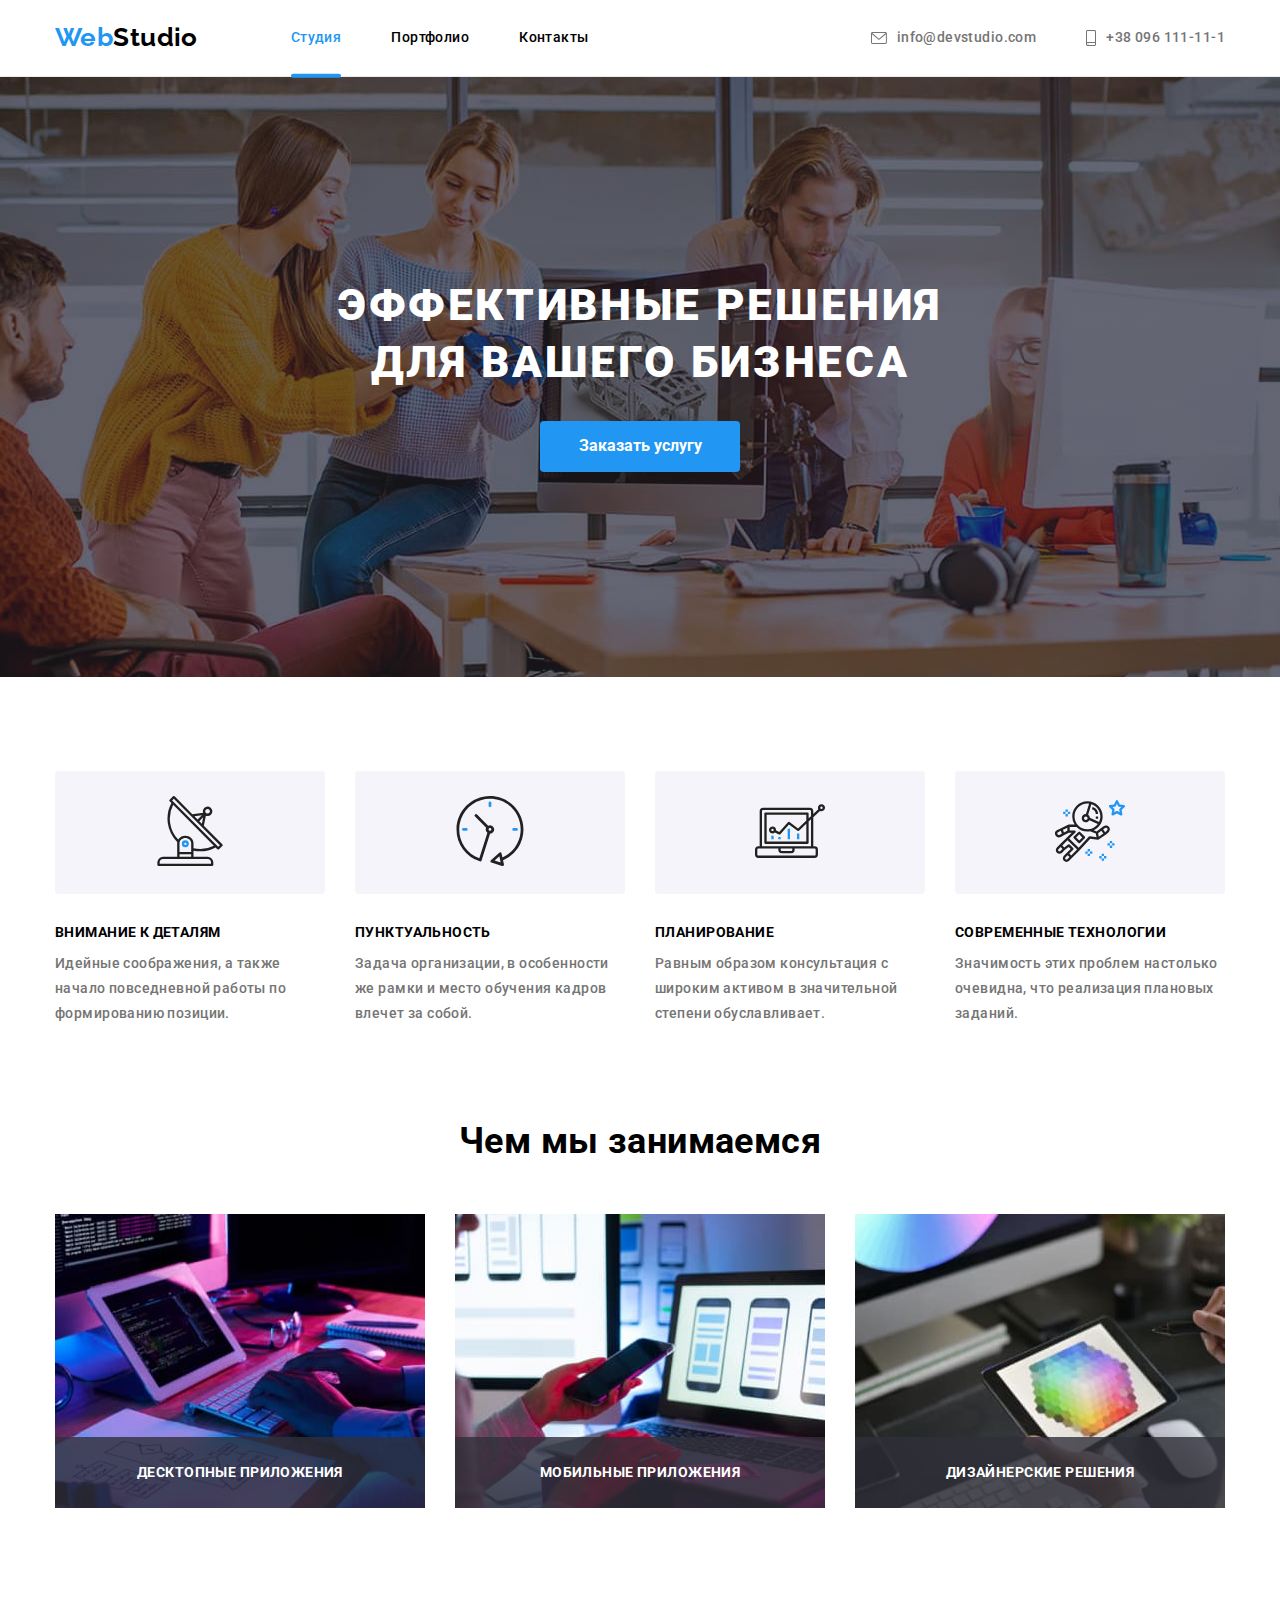
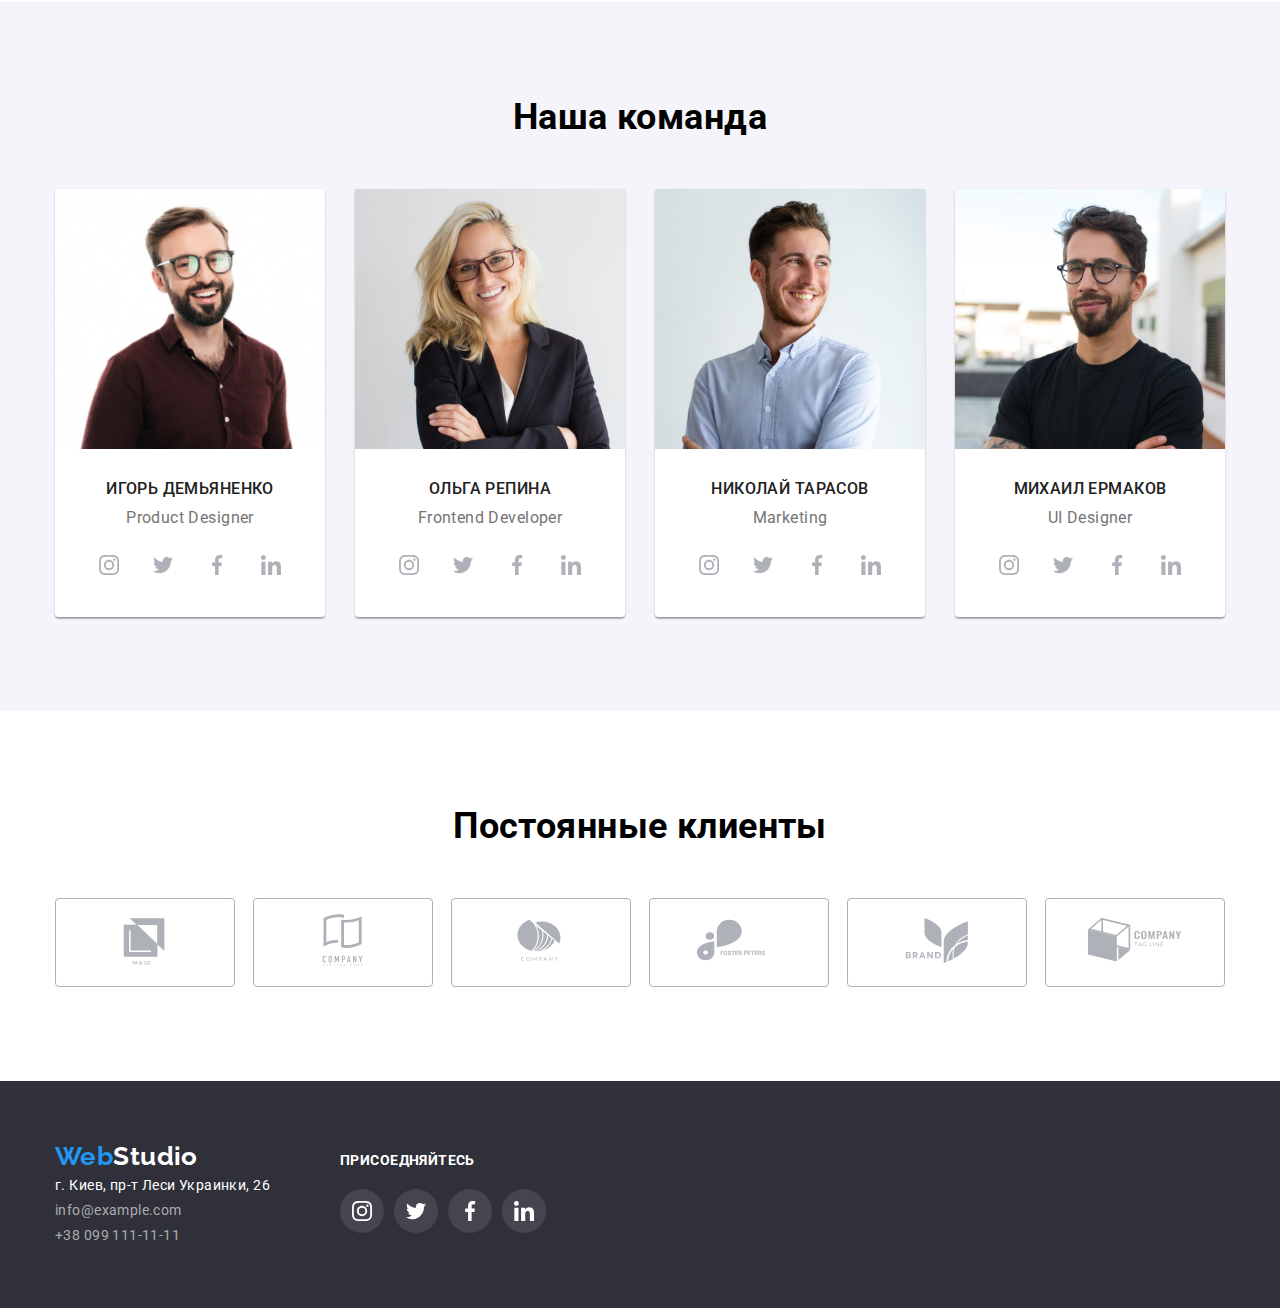
<file: index.html>
<!DOCTYPE html>
<html lang="ru">

<head>
    <meta charset="UTF-8">
    <meta http-equiv="X-UA-Compatible" content="IE=edge">
    <meta name="viewport" content="width=device-width, initial-scale=1.0">
    <title>Document</title>
    <link href="https://fonts.googleapis.com/css2?family=Raleway:wght@700&display=swap" rel="stylesheet">
    <link href="https://fonts.googleapis.com/css2?family=Roboto:wght@400;500;700;900&display=swap" rel="stylesheet">
    <link rel="stylesheet" href="https://cdnjs.cloudflare.com/ajax/libs/modern-normalize/1.1.0/modern-normalize.min.css">
    <link rel="stylesheet" href="./css/styles.css">

</head>

<body>
    <!--Шапка -->
    <header class="line">
        <div class="container header">
            <!--лого-->
            <a class="header-logo logo" href="index.html">Web<span class="logo-header">Studio</span></a>
            <nav>
                <ul class="site-nav">
                    <li class="site-nav-margin"><a href="./index.html" class="nav-link link current">Студия</a></li>
                    <li class="site-nav-margin"><a href="./portfolio.html" class="nav-link link">Портфолио</a></li>
                    <li class="site-nav-margin"><a href="./index.html" class="nav-link link">Контакты</a></li>
                </ul>
            </nav>
            <ul class="contacts">
                <li class="contacts-links">
                    <a href="mailto:info@devstudio.com" class="contacts-link link">
                        <svg class="icon-contacts" width="16px" height="12px">
                            <use href="./images/sprite.svg#icon-envelope"></use>
                        </svg>
                        info@devstudio.com
                    </a>
                </li>
                <li class="contacts-links">
                    <a href="tel:+380961111111" class="contacts-link link">
                        <svg class="icon-contacts" width="10px" height="16px">
                            <use href="./images/sprite.svg#icon-smartphone"></use>
                        </svg>
                        <span>+38 096 111-11-1</span>
                    </a>
                </li>
            </ul>
        </div>
    </header>
    <main>
        <!--герои-->
        <section class="hero">
            <h1 class="hero-title">Эффективные решения<br> для вашего бизнеса</h1>
            <button type="button" class="primary-button" data-modal-open>Заказать услугу</button>            
        </section>
        <!--особенности-->
        <section class="section feature">
            <div class="container">
                <ul class="features">
                    <li class="features-parts">
                        <div class="icon-features">
                            <svg class="icons" width="70px" height="70px">
                                <use href="./images/sprite.svg#icon-antenna"></use>
                            </svg>
                        </div>
                        <h2 class="features-title"> Внимание к деталям</h2>
                        <p class="features-text">Идейные соображения, а также начало повседневной работы по формированию
                            позиции.
                        </p>
                    </li>
        
                    <li class="features-parts">
                        <div class="icon-features">
                            <svg class="icons" width="70px" height="70px">
                                <use href="./images/sprite.svg#icon-clock"></use>
                            </svg>
                        </div>
                        <h2 class="features-title"> Пунктуальность </h2>
                        <p class="features-text">Задача организации, в особенности же рамки и место обучения кадров влечет
                            за собой.
                        </p>
                    </li>
        
                    <li class="features-parts">
                        <div class="icon-features">
                            <svg class="icons" width="70px" height="70px">
                                <use href="./images/sprite.svg#icon-diagram"></use>
                            </svg>
                        </div>
                        <h2 class="features-title"> Планирование </h2>
                        <p class="features-text">Равным образом консультация с широким активом в значительной степени
                            обуславливает.
                        </p>
                    </li>
        
                    <li class="features-parts">
                        <div class="icon-features">
                            <svg class="icons" width="70px" height="70px">
                                <use href="./images/sprite.svg#icon-astronaut"></use>
                            </svg>
                        </div>
                        <h2 class="features-title"> Современные технологии </h2>
                        <p class="features-text">Значимость этих проблем настолько очевидна, что реализация плановых
                            заданий.
                        </p>
                    </li>
                </ul>
            </div>
        </section>
        <!--Чем мы занимаемся-->
        <section class="section work">
            <div class="container">
                <h2 class="title">Чем мы занимаемся</h2>
                <ul class="work">
                    <li class="work-icon">
                        <div class="work-title">
                            <img src="./images/box1.jpg" alt="человек пишет код на клавиатуре через планшет" width="370" />
                            <div class="work-box">
                                <p class="work-text">Десктопные приложения</p>
                            </div>
                        </div>
                    </li>
                    <li class="work-icon">
                        <div class="work-title">
                            <img src="./images/box2.jpg" alt="Человек выбирает дизайн для разметки сайта на телефон,через нотбук" width="370" />
                            <div class="work-box">
                                <p class="work-text">Мобильные приложения</p>
                            </div>
                        </div>
                    </li>
                    <li class="work-icon">
                        <div class="work-title">
                            <img src="./images/box3.jpg" alt="человек выбивет цвет,через планшет" width="370" />
                            <div class="work-box">
                                <p class="work-text">Дизайнерские решения</p>
                            </div>
                        </div>
                    </li>
                </ul>
            </div>
        </section>
        <!--Наша команда-->
        <section class="team section">
            <div class="container">
                <h2 class="title">Наша команда</h2>
                <ul class="team">
                    <li class="team-specialist">
                        <img src="./images/team1.jpg" alt="фото члена команды" width="270" />
                        <div class="text-specialist">
                            <h3 class="teammate-name">Игорь Демьяненко</h3>
                            <p class="teamposition">Product Designer</p>
                        <!--соц.сети-->    
                        <ul class="social-link">
                            <li class="social-link-icon">
                                <a class="social-link-item" href="#">
                                    <svg class="icon-object" height="20px" width="20px">
                                        <use href="./images/sprite.svg#icon-instagram"></use>
                                    </svg></a>
                            </li>
                        
                            <li class="social-link-icon">
                                <a class="social-link-item" href="#">
                                    <svg class="icon-object" height="20px" width="20px">
                                        <use href="./images/sprite.svg#icon-twitter"></use>
                                    </svg></a>
                            </li>
                            <li class="social-link-icon">
                                <a class="social-link-item" href="#">
                                    <svg class="icon-object" height="20px" width="20px">
                                        <use href="./images/sprite.svg#icon-facebook"></use>
                                    </svg></a>
                            </li>
                            <li class="social-link-icon">
                                <a class="social-link-item" href="#">
                                    <svg class="icon-object" height="20px" width="20px">
                                        <use href="./images/sprite.svg#icon-linkedin"></use>
                                    </svg></a>
                            </li>
                        </ul>
                    </li>
                
                    <li class="team-specialist">
                        <img src="./images/team2.jpg" alt="фото члена команды" width="270" />                        
                        <div class="text-specialist">
                            <h3 class="teammate-name">Ольга Репина</h3>
                            <p class="teamposition">Frontend Developer</p>
                            <!--соц.сети-->
                            <ul class="social-link">
                                <li class="social-link-icon">
                                    <a class="social-link-item" href="#">
                                        <svg class="icon-object" height="20px" width="20px">
                                            <use href="./images/sprite.svg#icon-instagram"></use>
                                        </svg></a>
                                </li>
                                <li class="social-link-icon">
                                    <a class="social-link-item" href="#">
                                        <svg class="icon-object" height="20px" width="20px">
                                            <use href="./images/sprite.svg#icon-twitter"></use>
                                        </svg></a>
                                </li>
                                <li class="social-link-icon">
                                    <a class="social-link-item" href="#">
                                        <svg class="icon-object" height="20px" width="20px">
                                            <use href="./images/sprite.svg#icon-facebook"></use>
                                        </svg></a>
                                </li>
                                <li class="social-link-icon">
                                    <a class="social-link-item" href="#">
                                        <svg class="icon-object" height="20px" width="20px">
                                            <use href="./images/sprite.svg#icon-linkedin"></use>
                                        </svg></a>
                                </li>
                            </ul>
                        </div>
                    </li>
                
                    <li class="team-specialist">
                        <img src="./images/team3.jpg" alt="фото члена команды" width="270" />                        
                        <div class="text-specialist">
                            <h3 class="teammate-name">Николай Тарасов</h3>
                            <p class="teamposition">Marketing</p>
                            <!--соц.сети-->
                            <ul class="social-link">
                                <li class="social-link-icon">
                                    <a class="social-link-item" href="#">
                                        <svg class="icon-object" height="20px" width="20px">
                                            <use href="./images/sprite.svg#icon-instagram"></use>
                                        </svg></a>
                                </li>
                            
                                <li class="social-link-icon">
                                    <a class="social-link-item" href="#">
                                        <svg class="icon-object" height="20px" width="20px">
                                            <use href="./images/sprite.svg#icon-twitter"></use>
                                        </svg></a>
                                </li>
                                <li class="social-link-icon">
                                    <a class="social-link-item" href="#">
                                        <svg class="icon-object" height="20px" width="20px">
                                            <use href="./images/sprite.svg#icon-facebook"></use>
                                        </svg></a>
                                </li>
                                <li class="social-link-icon">
                                    <a class="social-link-item" href="#">
                                        <svg class="icon-object" height="20px" width="20px">
                                            <use href="./images/sprite.svg#icon-linkedin"></use>
                                        </svg></a>
                                </li>
                            </ul>
                        </div>
                    </li> 
                
                    <li class="team-specialist">
                        <img src="./images/team4.jpg" alt="фото члена команды" width="270" />                        
                        <div class="text-specialist">
                            <h3 class="teammate-name">Михаил Ермаков</h3>
                            <p class="teamposition">UI Designer</p>
                            <!--соц.сети-->
                            <ul class="social-link">
                                <li class="social-link-icon">
                                    <a class="social-link-item" href="#">
                                        <svg class="icon-object" height="20px" width="20px">
                                            <use href="./images/sprite.svg#icon-instagram"></use>
                                        </svg></a>
                                </li>                            
                                <li class="social-link-icon">
                                    <a class="social-link-item" href="#">
                                        <svg class="icon-object" height="20px" width="20px">
                                            <use href="./images/sprite.svg#icon-twitter"></use>
                                        </svg></a>
                                </li>
                                <li class="social-link-icon">
                                    <a class="social-link-item" href="#">
                                        <svg class="icon-object" height="20px" width="20px">
                                            <use href="./images/sprite.svg#icon-facebook"></use>
                                        </svg></a>
                                </li>
                                <li class="social-link-icon">
                                    <a class="social-link-item" href="#">
                                        <svg class="icon-object" height="20px" width="20px">
                                            <use href="./images/sprite.svg#icon-linkedin"></use>
                                        </svg></a>
                                </li>
                            </ul>
                        </div>                        
                    </li>
                </ul>
            </div>           
        </section>
        <!--постоянные клиенты-->
        <section class="clients section">
            <div class="container">
                <h2 class="title">Постоянные клиенты</h2>
                <ul class="client-group">
                    <li class="client">
                        <a class="icon-client-item" href="#">
                            <svg class="icon-client" width="106px" height="60px">
                                <use href="./images/sprite.svg#icon-Logo"></use>
                            </svg></a>
                    </li>
                    <li class="client">
                        <a class="icon-client-item" href="#">
                            <svg class="icon-client" width="106px" height="60px">
                                <use href="./images/sprite.svg#icon-Logo-1"></use>
                            </svg></a>
                    </li>
                    <li class="client">
                        <a class="icon-client-item" href="#">
                            <svg class="icon-client" width="106px" height="60px">
                                <use href="./images/sprite.svg#icon-Logo-2"></use>
                            </svg></a>
                    </li>
                    <li class="client">
                        <a class="icon-client-item" href="#">
                            <svg class="icon-client" width="106px" height="60px">
                                <use href="./images/sprite.svg#icon-Logo-3"></use>
                            </svg></a>
                    </li>
                    <li class="client">
                        <a class="icon-client-item" href="#">
                            <svg class="icon-client" width="106px" height="60px">
                                <use href="./images/sprite.svg#icon-Logo-4"></use>
                            </svg></a>
                    </li>
                    <li class="client">
                        <a class="icon-client-item" href="#">
                            <svg class="icon-client" width="106px" height="60px">
                                <use href="./images/sprite.svg#icon-Logo-5"></use>
                            </svg></a>
                    </li>
            </div>

        </section>
    </main>
    <!--окончание-->
    <footer class="footer">
        <div class="container footer-box">
            <div class="footer-address">
                <!--лого-->
                <a class="footer-logo logo" href="index.html">Web<span class="logo-footer">Studio</span></a>
                <!--адрес и контакты-->
                <address>
                    <ul class="contacts-footer">
                        <li class="contacts-footer-item">
                            <a href="https://goo.gl/maps/YJMqycTcdpPL2djx6" target="_blank" rel="noreferrer noopener"
                                class="address-link link">
                                г. Киев, пр-т Леси Украинки, 26 </a>
                        </li>
            
                        <li class="contacts-footer-item">
                            <a href="mailto:info@example.com" target="_blank" rel="noreferrer noopener"
                                class="contacts-footer-link link">info@example.com</a>
                        </li>
            
                        <li class="contacts-footer-item">
                            <a href="tel:+380991111111" target="_blank" rel="noreferrer noopener"
                                class="contacts-footer-link link">+38 099 111-11-11</a>
                        </li>
                    </ul>
                </address>
            </div>
            <div class="social">
                <h4 class="social-title">присоедняйтесь</h4>
                <ul class="footer-link">
                    <li class="footer-link-icon">
                        <a class="footer-link-item" href="#">
                            <svg class="footer-icon-object" height="20px" width="20px">
                                <use href="./images/sprite.svg#icon-instagram"></use>
                            </svg></a>
                    </li>
                
                    <li class="footer-link-icon">
                        <a class="footer-link-item" href="#">
                            <svg class="footer-icon-object" height="20px" width="20px">
                                <use href="./images/sprite.svg#icon-twitter"></use>
                            </svg></a>
                    </li>
                    <li class="footer-link-icon">
                        <a class="footer-link-item" href="#">
                            <svg class="footer-icon-object" height="20px" width="20px">
                                <use href="./images/sprite.svg#icon-facebook"></use>
                            </svg></a>
                    </li>
                    <li class="footer-link-icon">
                        <a class="footer-link-item" href="#">
                            <svg class="footer-icon-object" height="20px" width="20px">
                                <use href="./images/sprite.svg#icon-linkedin"></use>
                            </svg></a>
                    </li>
                </ul>             
            </div>
        </div>        
    </footer>
    <div class="backdrop is-hidden" data-modal>
        <div class="modal">
            <button class="button-close" data-modal-close>
                <svg class="icon-close">
                    <use href="./images/sprite.svg#icon-close-black-18dp-2-1"></use>
                </svg>
            </button>
        </div>
    </div>
    <script src="./js/modal.js"></script>
</body>

</html>
</file>
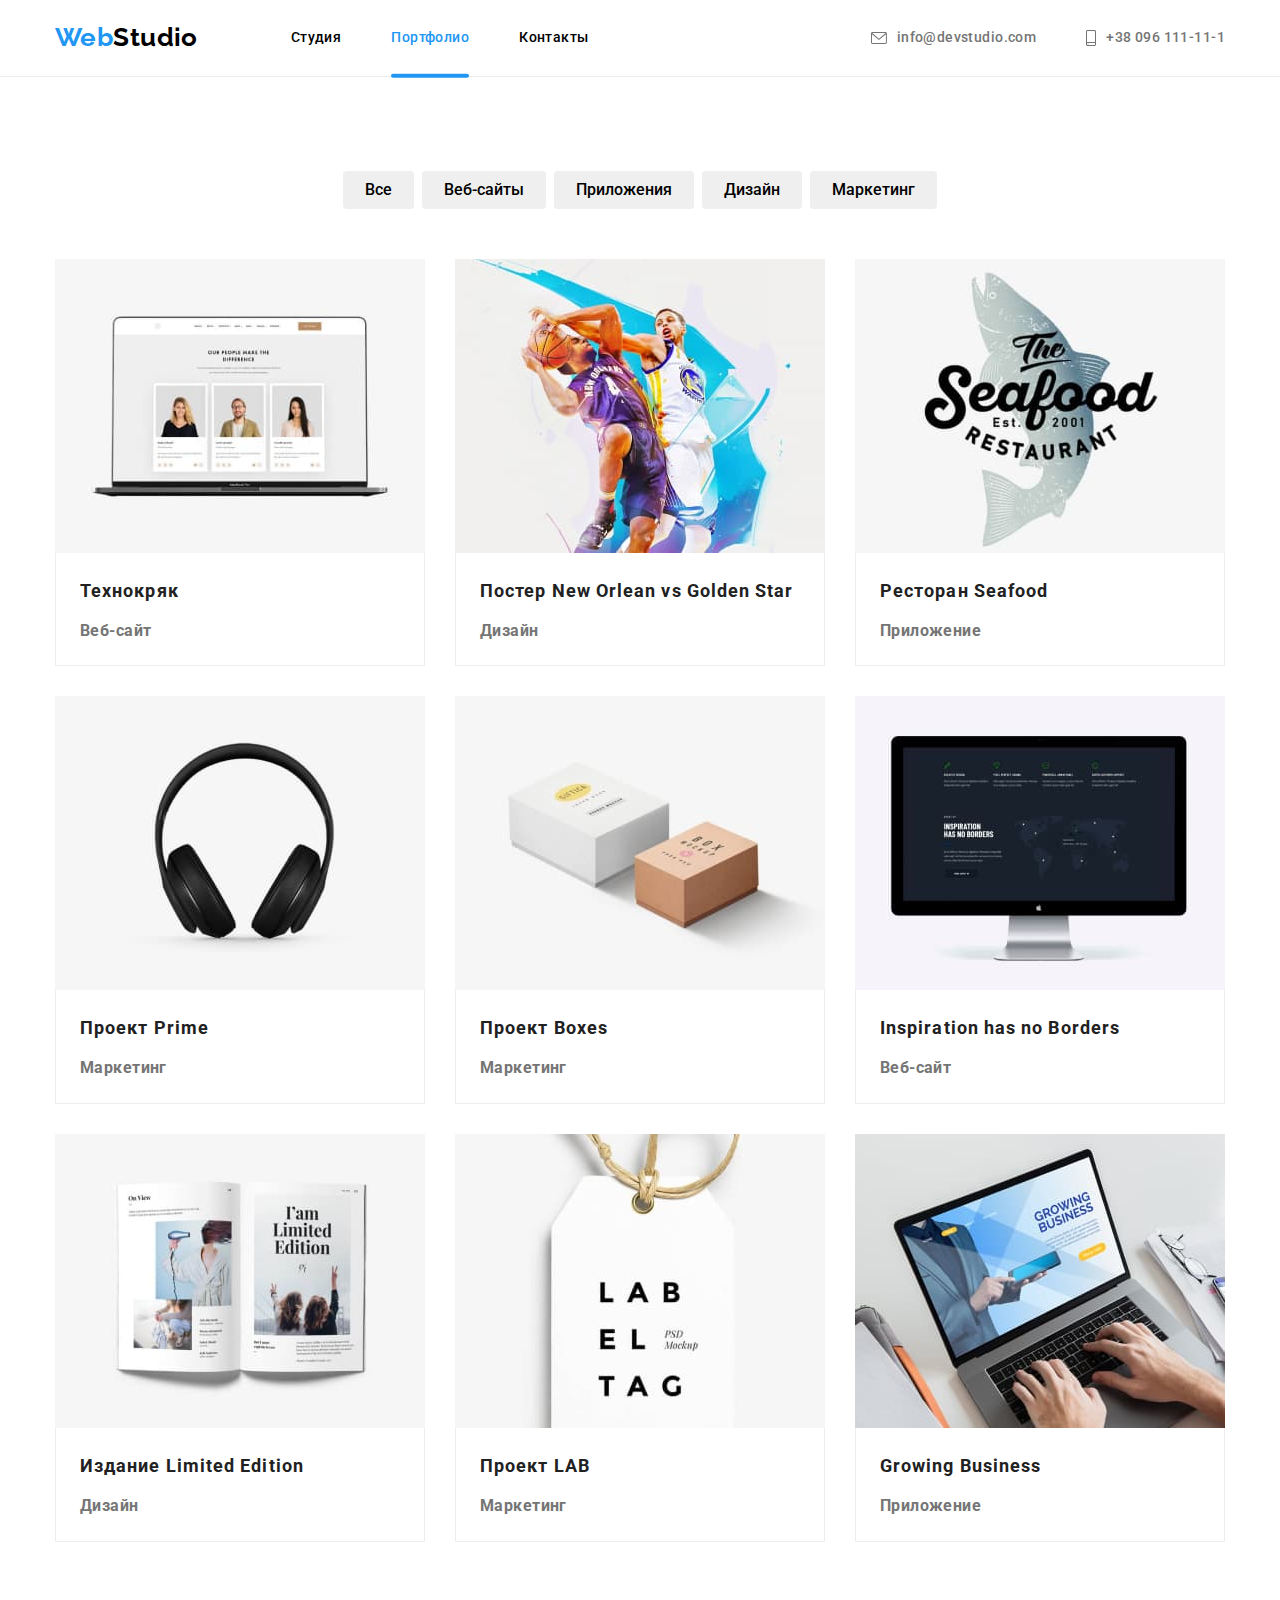
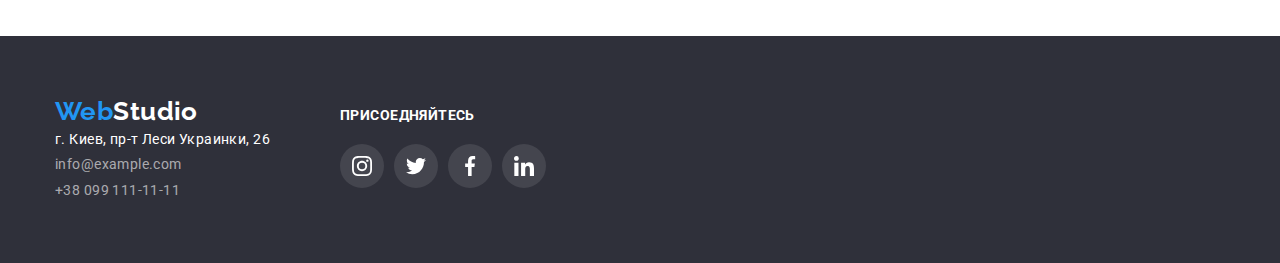
<file: portfolio.html>
<!DOCTYPE html>
<html lang="en">

<head>
    <meta charset="UTF-8">
    <meta http-equiv="X-UA-Compatible" content="IE=edge">
    <meta name="viewport" content="width=device-width, initial-scale=1.0">
    <title>Document</title>
    <link href="https://fonts.googleapis.com/css2?family=Raleway:wght@700&display=swap" rel="stylesheet">
    <link href="https://fonts.googleapis.com/css2?family=Roboto:wght@400;500;700;900&display=swap" rel="stylesheet">
    <link rel="stylesheet" href="https://cdnjs.cloudflare.com/ajax/libs/modern-normalize/1.1.0/modern-normalize.min.css">
    <link rel="stylesheet" href="./css/styles.css">
</head>

<body>
    <!--Шапка -->
    <header class="line">
        <div class="container header">
            <!--лого-->
            <a class="header-logo logo" href="index.html">Web<span class="logo-header">Studio</span></a>
            <nav>
                <ul class="site-nav">
                    <li class="site-nav-margin"><a href="./index.html" class="nav-link link">Студия</a></li>
                    <li class="site-nav-margin"><a href="./portfolio.html" class="nav-link link current">Портфолио</a></li>
                    <li class="site-nav-margin"><a href="./index.html" class="nav-link link">Контакты</a></li>
                </ul>
            </nav>
            <ul class="contacts">
                <li class="contacts-links">
                    <a href="mailto:info@devstudio.com" class="contacts-link link">
                        <svg class="icon-contacts" width="16px" height="12px">
                            <use href="./images/sprite.svg#icon-envelope"></use>
                        </svg>
                        info@devstudio.com
                    </a>
                </li>
                <li class="contacts-links">
                    <a href="tel:+380961111111" class="contacts-link link">
                        <svg class="icon-contacts" width="10px" height="16px">
                            <use href="./images/sprite.svg#icon-smartphone"></use>
                        </svg>
                        <span>+38 096 111-11-1</span>
                    </a>
                </li>
            </ul>
        </div>
    </header>
    <main>
        <!--фильтры-->
        <section class="portfolio-title section">
            <h1 class="text-hidden">portfolio</h1>
            <div class="container">
                <ul class="filter">
                    <li class="filter-element">
                        <button type="button" class="secondary-button">Все</button>
                    </li>
                
                    <li class="filter-element">
                        <button type="button" class="secondary-button">Веб-сайты</button>
                    </li>
                
                    <li class="filter-element">
                        <button type="button" class="secondary-button">Приложения</button>
                    </li>
                    <li class="filter-element">
                        <button type="button" class="secondary-button">Дизайн</button>
                    </li>
                
                    <li class="filter-element">
                        <button type="button" class="secondary-button">Маркетинг</button>
                    </li>
                </ul>
                <!--проекты-->
                <ul class="projects">
                    <li class="projects-item">
                        <a href="./portfolio.html" class="projects-link link">
                            <div class="projets-hover">
                                <img src="./images/img.jpg" alt="проект 1" width="370" />
                                <div class="overlay">
                                    <p class="projets-hover-text">Технокряк это современная площадка распространения коронавируса. Компании используют эту
                                        платформу для цифрового шпионажа
                                        и атак на защищённые сервера конкурентов.</p>
                                </div>
                            </div>
                            <div class="projects-text">
                                <h2 class="projects-title"> Технокряк </h2>
                                <p class="projects-description"> Веб-сайт </p>
                            </div>
                        </a>                     
                    </li>
                
                    <li class="projects-item">
                        <a href="./portfolio.html" class="projects-link link">
                            <div class="projets-hover">
                                <img src="./images/img(1).jpg" alt="проект 2" width="370" />
                                <div class="overlay">
                                    <p class="projets-hover-text">Технокряк это современная площадка распространения коронавируса. Компании используют
                                        эту
                                        платформу для цифрового шпионажа
                                        и атак на защищённые сервера конкурентов.</p>
                                </div>
                            </div>
                            <div class="projects-text">
                                <h2 class="projects-title"> Постер New Orlean vs Golden Star </h2>
                                <p class="projects-description"> Дизайн </p>
                            </div>
                        </a>                              
                    </li>
                
                    <li class="projects-item">
                        <a href="./portfolio.html" class="projects-link link">
                            <div class="projets-hover">
                                <img src="./images/img(2).jpg" alt="проект 3" width="370" />
                                <div class="overlay">
                                    <p class="projets-hover-text">Технокряк это современная площадка распространения коронавируса. Компании используют
                                        эту
                                        платформу для цифрового шпионажа
                                        и атак на защищённые сервера конкурентов.</p>
                                </div>
                            </div>
                            <div class="projects-text">
                                <h2 class="projects-title"> Ресторан Seafood </h2>
                                <p class="projects-description"> Приложение </p>
                            </div>
                        </a>
                    </li>
                
                    <li class="projects-item">
                        <a href="./portfolio.html" class="projects-link link">
                            <div class="projets-hover">
                                <img src="./images/img(3).jpg" alt="проект 4" width="370" />
                                <div class="overlay">
                                    <p class="projets-hover-text">Технокряк это современная площадка распространения коронавируса. Компании используют
                                        эту
                                        платформу для цифрового шпионажа
                                        и атак на защищённые сервера конкурентов.</p>
                                </div>
                            </div>
                            <div class="projects-text">
                                <h2 class="projects-title"> Проект Prime </h2>
                                <p class="projects-description"> Маркетинг </p>
                            </div>
                        </a>
                    </li>
                
                    <li class="projects-item">
                        <a href="./portfolio.html" class="projects-link link">
                            <div class="projets-hover">
                                <img src="./images/img(4).jpg" alt="проект 5" width="370" />
                                <div class="overlay">
                                    <p class="projets-hover-text">Технокряк это современная площадка распространения коронавируса. Компании используют
                                        эту
                                        платформу для цифрового шпионажа
                                        и атак на защищённые сервера конкурентов.</p>
                                </div>
                            </div>
                            <div class="projects-text">
                                <h2 class="projects-title"> Проект Boxes </h2>
                                <p class="projects-description"> Маркетинг </p>
                            </div>
                        </a>                            
                    </li>
                
                    <li class="projects-item">
                        <a href="./portfolio.html" class="projects-link link">
                            <div class="projets-hover">
                                <img src="./images/img(5).jpg" alt="проект 6" width="370" />
                                <div class="overlay">
                                    <p class="projets-hover-text">Технокряк это современная площадка распространения коронавируса. Компании используют
                                        эту
                                        платформу для цифрового шпионажа
                                        и атак на защищённые сервера конкурентов.</p>
                                </div>
                            </div>
                            <div class="projects-text">
                                <h2 class="projects-title"> Inspiration has no Borders </h2>
                                <p class="projects-description"> Веб-сайт </p>
                            </div>
                        </a>
                    </li>
                
                    <li class="projects-item">
                        <a href="./portfolio.html" class="projects-link link">
                            <div class="projets-hover">
                                <img src="./images/img(6).jpg" alt="проект 7" width="370" />
                                <div class="overlay">
                                    <p class="projets-hover-text">Технокряк это современная площадка распространения коронавируса. Компании используют
                                        эту
                                        платформу для цифрового шпионажа
                                        и атак на защищённые сервера конкурентов.</p>
                                </div>
                            </div>
                            <div class="projects-text">
                                <h2 class="projects-title"> Издание Limited Edition </h2>
                                <p class="projects-description"> Дизайн </p>
                            </div>
                        </a>
                    </li>
                
                    <li class="projects-item">
                        <a href="./portfolio.html" class="projects-link link">
                            <div class="projets-hover">
                                <img src="./images/img(7).jpg" alt="проект 8" width="370" />
                                <div class="overlay">
                                    <p class="projets-hover-text">Технокряк это современная площадка распространения коронавируса. Компании используют
                                        эту
                                        платформу для цифрового шпионажа
                                        и атак на защищённые сервера конкурентов.</p>
                                </div>
                            </div>
                            <div class="projects-text">
                                <h2 class="projects-title"> Проект LAB </h2>
                                <p class="projects-description"> Маркетинг </p>
                            </div>
                        </a>
                    </li>
                
                    <li class="projects-item">
                        <a href="./portfolio.html" class="projects-link link">
                            <div class="projets-hover">
                                <img src="./images/img(8).jpg" alt="проект 9" width="370" />
                                <div class="overlay">
                                    <p class="projets-hover-text">Технокряк это современная площадка распространения коронавируса. Компании используют
                                        эту
                                        платформу для цифрового шпионажа
                                        и атак на защищённые сервера конкурентов.</p>
                                </div>
                            </div>
                            <div class="projects-text">
                                <h2 class="projects-title"> Growing Business </h2>
                                <p class="projects-description"> Приложение </p>
                            </div>
                        </a>
                    </li>
                </ul>
            </div>           
        </section>

    </main>
    <!--окончание-->
    <footer class="footer">
        <div class="container footer-box">
            <div class="footer-address">
                <!--лого-->
                <a class="footer-logo logo" href="index.html">Web<span class="logo-footer">Studio</span></a>
                <!--адрес и контакты-->
                <address>
                    <ul class="contacts-footer">
                        <li class="contacts-footer-item">
                            <a href="https://goo.gl/maps/YJMqycTcdpPL2djx6" target="_blank" rel="noreferrer noopener"
                                class="address-link link">
                                г. Киев, пр-т Леси Украинки, 26 </a>
                        </li>
            
                        <li class="contacts-footer-item">
                            <a href="mailto:info@example.com" target="_blank" rel="noreferrer noopener"
                                class="contacts-footer-link link">info@example.com</a>
                        </li>
            
                        <li class="contacts-footer-item">
                            <a href="tel:+380991111111" target="_blank" rel="noreferrer noopener"
                                class="contacts-footer-link link">+38 099 111-11-11</a>
                        </li>
                    </ul>
                </address>
            </div>
            <div class="social">
                <h4 class="social-title">присоедняйтесь</h4>
                <ul class="footer-link">
                    <li class="footer-link-icon">
                        <a class="footer-link-item" href="#">
                            <svg class="footer-icon-object" height="20px" width="20px">
                                <use href="./images/sprite.svg#icon-instagram"></use>
                            </svg></a>
                    </li>
    
                    <li class="footer-link-icon">
                        <a class="footer-link-item" href="#">
                            <svg class="footer-icon-object" height="20px" width="20px">
                                <use href="./images/sprite.svg#icon-twitter"></use>
                            </svg></a>
                    </li>
                    <li class="footer-link-icon">
                        <a class="footer-link-item" href="#">
                            <svg class="footer-icon-object" height="20px" width="20px">
                                <use href="./images/sprite.svg#icon-facebook"></use>
                            </svg></a>
                    </li>
                    <li class="footer-link-icon">
                        <a class="footer-link-item" href="#">
                            <svg class="footer-icon-object" height="20px" width="20px">
                                <use href="./images/sprite.svg#icon-linkedin"></use>
                            </svg></a>
                    </li>
                </ul>
            </div>
        </div>
    </footer>
    </body>
</body>

</html>
</file>
<file: css/styles.css>
/* цвет основного текста #000000 */
/*

/* Вторичный цвет текста rgba(0,0,0.8);
    /*

/*белый #FFFFF*/
/* актент 18A0FB*/

/* вторичный цвет фона #F5F4FA;*/
/* доп цвет заголовка #2F303A*/

/*общие переменные*/
:root {
  --primary-text-color: #757575;
  --second-color: #212121;
  --accent-color: #2196f3;
  --whitе-color-text: #fff;
  --text-color: #000;
  --background-color: #2f303a;
  --secondary-background-color: #f5f4fa;
  --header-line-color: #ececec;
  --projects-bgc: #eeeeee;
  --background-image-color: rgba(47, 48, 58, 0.4);
  --fill-icon: #afb1b8;
  --background-footer-link: rgba(255, 255, 255, 0.1);
  --color-contacts-footer-link: rgba(255, 255, 255, 0.6);
  --hover-button: #188ce8;
  --background-icon-work: rgba(47, 48, 58, 0.8);
  --background-projects: rgba(33, 150, 243, 0.9);
  --backdrop: rgba(0, 0, 0, 0.2);
  --timing-function: cubic-bezier(0.4, 0, 0.2, 1);
}
/*общие*/
body {
  background-color: var(--whitе-color-text);
  color: var(--text-color);
  font-family: Roboto, Arial, sans-serif;
  letter-spacing: 0.03em;
  font-size: 14px;
}
img {
  display: block;
  max-width: 100%;
  height: auto;
}

h1,
h2,
h3,
h4,
p {
  margin: 0px;
}
ul {
  padding: 0px;
  margin: 0px;
  list-style: none;
}

.header {
  display: flex;
  align-items: center;
}
.link {
  text-decoration: none;
}
.footer {
  background: var(--background-color);
  padding: 60px 0;
}
.title {
  color: var(--text-color);
  font-style: normal;
  font-weight: 700;
  font-size: 36px;
  line-height: 1.2;
}

/* контейнер геометрия*/
.container {
  width: 1200px;
  margin: 0 auto;
  padding: 0 15px;
}
.line {
  border-bottom: 1px solid var(--header-line-color);
}
.section {
  padding: 94px 0;
}
/*логотип*/
.logo {
  color: var(--accent-color);
  font-family: Raleway;
  font-weight: 700;
  font-size: 26px;
  line-height: 1.2;
  text-decoration: none;
}
.header-logo {
  margin-right: 93px;
}
.logo-header {
  color: var(--text-color);
}
.logo-footer {
  color: var(--whitе-color-text);
}

/* sete nav*/

.nav-link {
  position: relative;
  color: var(--text-color);
  font-weight: 500;
  font-size: 14px;
  line-height: 1.1;
  padding: 30px 0;
  display: block;
  transition: color 250ms var(--timing-function);
}

.current {
  color: var(--accent-color);
}
.current::before {
  content: "";
  display: inline-block;
  position: absolute;
  bottom: -1px;
  left: 0;
  transform: translate(0, 20%);
  width: 100%;
  height: 4px;
  background-color: #2196f3;
  border-radius: 2px;
}
.nav-link:hover,
.nav-link:focus {
  color: var(--accent-color);
}
/* позиционирование nav */
.site-nav {
  display: flex;
}

.site-nav-margin:not(:first-child) {
  margin-left: 50px;
}

/*коннтакты*/
.contacts-link {
  color: var(--primary-text-color);
  font-weight: 500;
  font-size: 14px;
  line-height: 1.1;
  font-style: normal;
  padding: 30px 0;
  display: flex;
  align-items: center;
  fill: var(--primary-text-color);
  transition: color 250ms var(--timing-function),
    fill 250ms var(--timing-function);
}
.contacts .link:hover,
.contacts .link:focus {
  color: var(--accent-color);
  fill: var(--accent-color);
}

.contacts {
  display: flex;
  margin-left: auto;
  align-items: center;
}
.contacts .contacts-links:not(:first-child) {
  margin-left: 50px;
}
.icon-contacts {
  margin-right: 10px;
}
/*footer*/
.footer-logo {
  margin-bottom: 20px;
}
.contacts-footer-link {
  background: var(--background-color);
  color: var(--color-contacts-footer-link);
  font-size: 14px;
  font-style: normal;
  line-height: 1.8;
  display: inline-block;
  transition: color 250ms var(--timing-function);
}
.address-link {
  color: var(--whitе-color-text);
  font-weight: 400;
  font-size: 14px;
  line-height: 1.8;
  font-style: normal;
}
.contacts-footer-link:hover,
.contacts-footer-link:focus {
  color: var(--accent-color);
}

.footer-box {
  display: flex;
  align-items: baseline;
}
.social {
  margin-left: 70px;
}
.social-title {
  font-weight: 700px;
  font-size: 14px;
  line-height: 1.2;
  letter-spacing: 0.03em;
  text-transform: uppercase;
  color: var(--whitе-color-text);
}
.footer-link {
  display: flex;
  margin-top: 20px;
}
.footer-link-icon:not(:last-child) {
  margin-right: 10px;
}

.footer-link-item {
  display: flex;
  height: 44px;
  width: 44px;
  border-radius: 50%;
  align-items: center;
  justify-content: center;
  background-color: var(--background-footer-link);
  transition: background-color 250ms var(--timing-function);
}
.footer-link-item:hover,
.footer-link-item:focus {
  background-color: var(--accent-color);
}
.footer-icon-object {
  fill: var(--whitе-color-text);
}
.icon-features {
  fill: var(--fill-icon);
}
/* Hero*/
.hero {
  background-color: var(--background-color);
  text-align: center;
  padding: 200px 0;
  max-width: 1600px;
  height: 600px;
  margin: 0 auto;
  background-image: linear-gradient(
      to right,
      var(--background-image-color),
      var(--background-image-color),
      var(--background-image-color)
    ),
    url(../images/new-Img.jpg);
  background-size: cover;
  background-position: center;
  background-repeat: no-repeat;
}
.hero-title {
  color: var(--whitе-color-text);
  font-weight: 900;
  font-size: 44px;
  line-height: 1.3;
  letter-spacing: 0.06em;
  text-transform: uppercase;
  margin-bottom: 30px;
}

/*Button*/
.primary-button {
  color: var(--whitе-color-text);
  background-color: var(--accent-color);
  font-family: inherit;
  font-weight: 700;
  font-size: 16px;
  line-height: 1.8;
  display: inline-block;
  align-items: center;
  cursor: pointer;
  border-radius: 4px;
  padding: 10px 32px;
  min-width: 200px;
  border: 1px solid transparent;
  transition: background-color 250ms var(--timing-function),
    box-shadow 250ms var(--timing-function);
}
.primary-button:hover,
.primary-button:focus {
  background-color: var(--hover-button);
  box-shadow: 0px 4px 4px rgba(0, 0, 0, 0.15);
}

/*особенности*/
.features {
  display: flex;
  justify-content: space-between;
}
.features-title {
  font-weight: 700;
  font-size: 14px;
  line-height: 1.2;
  text-transform: uppercase;
  margin-bottom: 10px;
}
.features-text {
  color: var(--primary-text-color);
  font-weight: 500;
  font-size: 14px;
  line-height: 1.8;
}

.features .features-parts {
  flex-wrap: wrap;
  flex-basis: calc(100% / 3 - 120px);
}
.features .features-part:first-child {
  margin-left: 0px;
}
.icon-features {
  padding: 25px 100px;
  background: var(--secondary-background-color);
  border-radius: 4px;
  margin-bottom: 30px;
}
.icons {
  width: 70px;
  height: 70px;
}
/*чем мы занимаемся*/
.work {
  padding-top: 0px;
}

.work {
  display: flex;
  flex-basis: calc(100% / 3);
  justify-content: space-between;
}
.work-title {
  position: relative;
}
.work-box {
  position: absolute;
  bottom: 0;
  width: 100%;
  padding: 27px;
  background-color: var(--background-icon-work);
}
.work-text {
  font-weight: 700;
  font-size: 14px;
  line-height: 1.2;
  text-align: center;
  text-transform: uppercase;
  color: var(--whitе-color-text);
}
/*позиции наша команда*/
.team {
  display: flex;
  justify-content: space-between;
}
.team .team-specialist {
  flex-wrap: wrap;
  background-color: var(--primary-bgc);
  box-shadow: 0px 1px 3px rgba(0, 0, 0, 0.12), 0px 1px 1px rgba(0, 0, 0, 0.14),
    0px 2px 1px rgba(0, 0, 0, 0.2);
  border-radius: 0px 0px 4px 4px;
}

/*Наша команда*/
.title {
  text-align: center;
  margin-bottom: 50px;
}
.team.section {
  background: var(--secondary-background-color);
}

.teammate-name {
  text-align: center;
  font-weight: 500;
  font-size: 16px;
  line-height: 1.2;
  color: var(--second-color);
  text-transform: uppercase;
}
.teamposition {
  color: var(--primary-text-color);
  font-weight: 400;
  font-size: 16px;
  line-height: 1.2;
  text-align: center;
  padding-top: 10px;
}
.text-specialist {
  padding: 30px 0;
  border-radius: 0px 0px 4px 4px;
  background-color: var(--whitе-color-text);
}
.social-link {
  display: flex;
  padding: 16px 32px 0 32px;
}
.social-link-icon:not(:last-child) {
  margin-right: 10px;
}
.social-link-item {
  display: flex;
  height: 44px;
  width: 44px;
  border-radius: 50%;
  align-items: center;
  justify-content: center;
  fill: var(--fill-icon);
  transition: background-color 250ms var(--timing-function),
    fill 250ms var(--timing-function);
}
.social-link-item:hover,
.social-link-item:focus {
  background-color: var(--accent-color);
  fill: var(--whitе-color-text);
}
/*постоянные клиенты*/
.client-group {
  text-align: center;
  display: flex;
  justify-content: space-between;
}
.icon-client-item {
  display: block;
  padding: 12px 36px;
  border: none;
  fill: var(--fill-icon);
  transition: fill 250ms var(--timing-function);
  border: 1px solid var(--fill-icon);
  border-radius: 4px;
  transition: border 250ms var(--timing-function),
    fill 250ms var(--timing-function);
}
.icon-client-item:hover,
.icon-client-item:focus {
  fill: var(--accent-color);
  border: 1px solid var(--accent-color);
}
/* модальное окно*/
.backdrop {
  position: fixed;
  top: 0;
  right: 0;
  width: 100%;
  height: 100%;
  background-color: var(--backdrop);
  opacity: 1;
  transition: opacity 250ms var(--timing-function);
}
.backdrop.is-hidden {
  opacity: 0;
  pointer-events: none;
}
.backdrop.is-hidden .modal {
  transform: translate(-50%, -50%) scale(0.1);
}
.modal {
  width: 528px;
  min-height: 581px;
  background-color: var(--whitе-color-text);
  position: absolute;
  top: 50%;
  left: 50%;
  border-radius: 4px;
  transform: translate(-50%, -50%) scale(1);
  transition: transform 250ms var(--timing-function);
}
.button-close {
  position: absolute;
  display: flex;
  justify-content: center;
  align-items: center;
  width: 30px;
  height: 30px;
  padding: 0;
  top: 0;
  right: 0;
  margin: 8px;
  border: 1px solid rgba(0, 0, 0, 0.1);
  border-radius: 50%;
  cursor: pointer;
}
.icon-close {
  width: 18px;
  height: 18px;
}
/* портфолио*/
.text-hidden {
  visibility: hidden;
  font-size: 0;
}
.filter {
  display: flex;
  justify-content: center;
  margin-bottom: 50px;
}
.filter .filter-element:not(:first-child) {
  margin-left: 8px;
}

.secondary-button {
  color: var(--text-color);
  font-weight: 500;
  font-size: 16px;
  line-height: 1.6;
  text-align: center;
  cursor: pointer;
  border-radius: 4px;
  padding: 6px 22px;
  border: 0px solid transparent;
  transition: background-color 250ms var(--timing-function),
    box-shadow 250ms var(--timing-function), color 250ms var(--timing-function);
}
.secondary-button:hover,
.secondary-button:focus {
  color: var(--whitе-color-text);
  background-color: var(--accent-color);
  box-shadow: 0px 3px 1px rgba(0, 0, 0, 0.1), 0px 1px 2px rgba(0, 0, 0, 0.08),
    0px 2px 2px rgba(0, 0, 0, 0.12);
}
/*проекты*/
.projects {
  color: var(--text-color);
  font-weight: 700;
  font-size: 18px;
  line-height: 2;
  display: flex;
  flex-wrap: wrap;
  margin-top: -30px;
  margin-left: -30px;
}
.projects-title {
  font-weight: 700;
  font-size: 18px;
  line-height: 2;
  color: var(--second-color);
}
.projects-description {
  color: var(--primary-text-color);
  font-size: 16px;
  line-height: 1.8;
}

.projects-item .projects-title {
  letter-spacing: 0.06em;
}

.projects-item .projects-description {
  font-size: 16px;
  line-height: 1.8;
  margin-top: 8px;
}

.projects .projects-item {
  margin: 30px 0 0 30px;
  flex-basis: calc(100% / 3 - 30px);
}

.projects-item .projects-text {
  border: 1px solid var(--projects-bgc);
  border-top: none;
  padding: 20px 24px;
}
.projects-link {
  position: relative;
  display: block;
  transition: box-shadow 250ms var(--timing-function);
}
.projects-link:hover,
.projects-link:focus {
  box-shadow: 0px 3px 1px rgba(0, 0, 0, 0.1), 0px 1px 2px rgba(0, 0, 0, 0.08),
    0px 2px 2px rgba(0, 0, 0, 0.12);
}
.projets-hover {
  position: relative;
  overflow: hidden;
}
.overlay {
  width: 100%;
  height: 100%;
  position: absolute;
  display: flex;
  align-items: center;
  background-color: var(--background-projects);
  transform: translateY(0);
  transition: transform 250ms var(--timing-function);
}
.projects-link:hover .overlay {
  transform: translateY(-100%);
}
.projets-hover-text {
  color: var(--whitе-color-text);
  font-weight: 400;
  padding: 63px 24px;
  letter-spacing: 0.03em;
}
</file>
